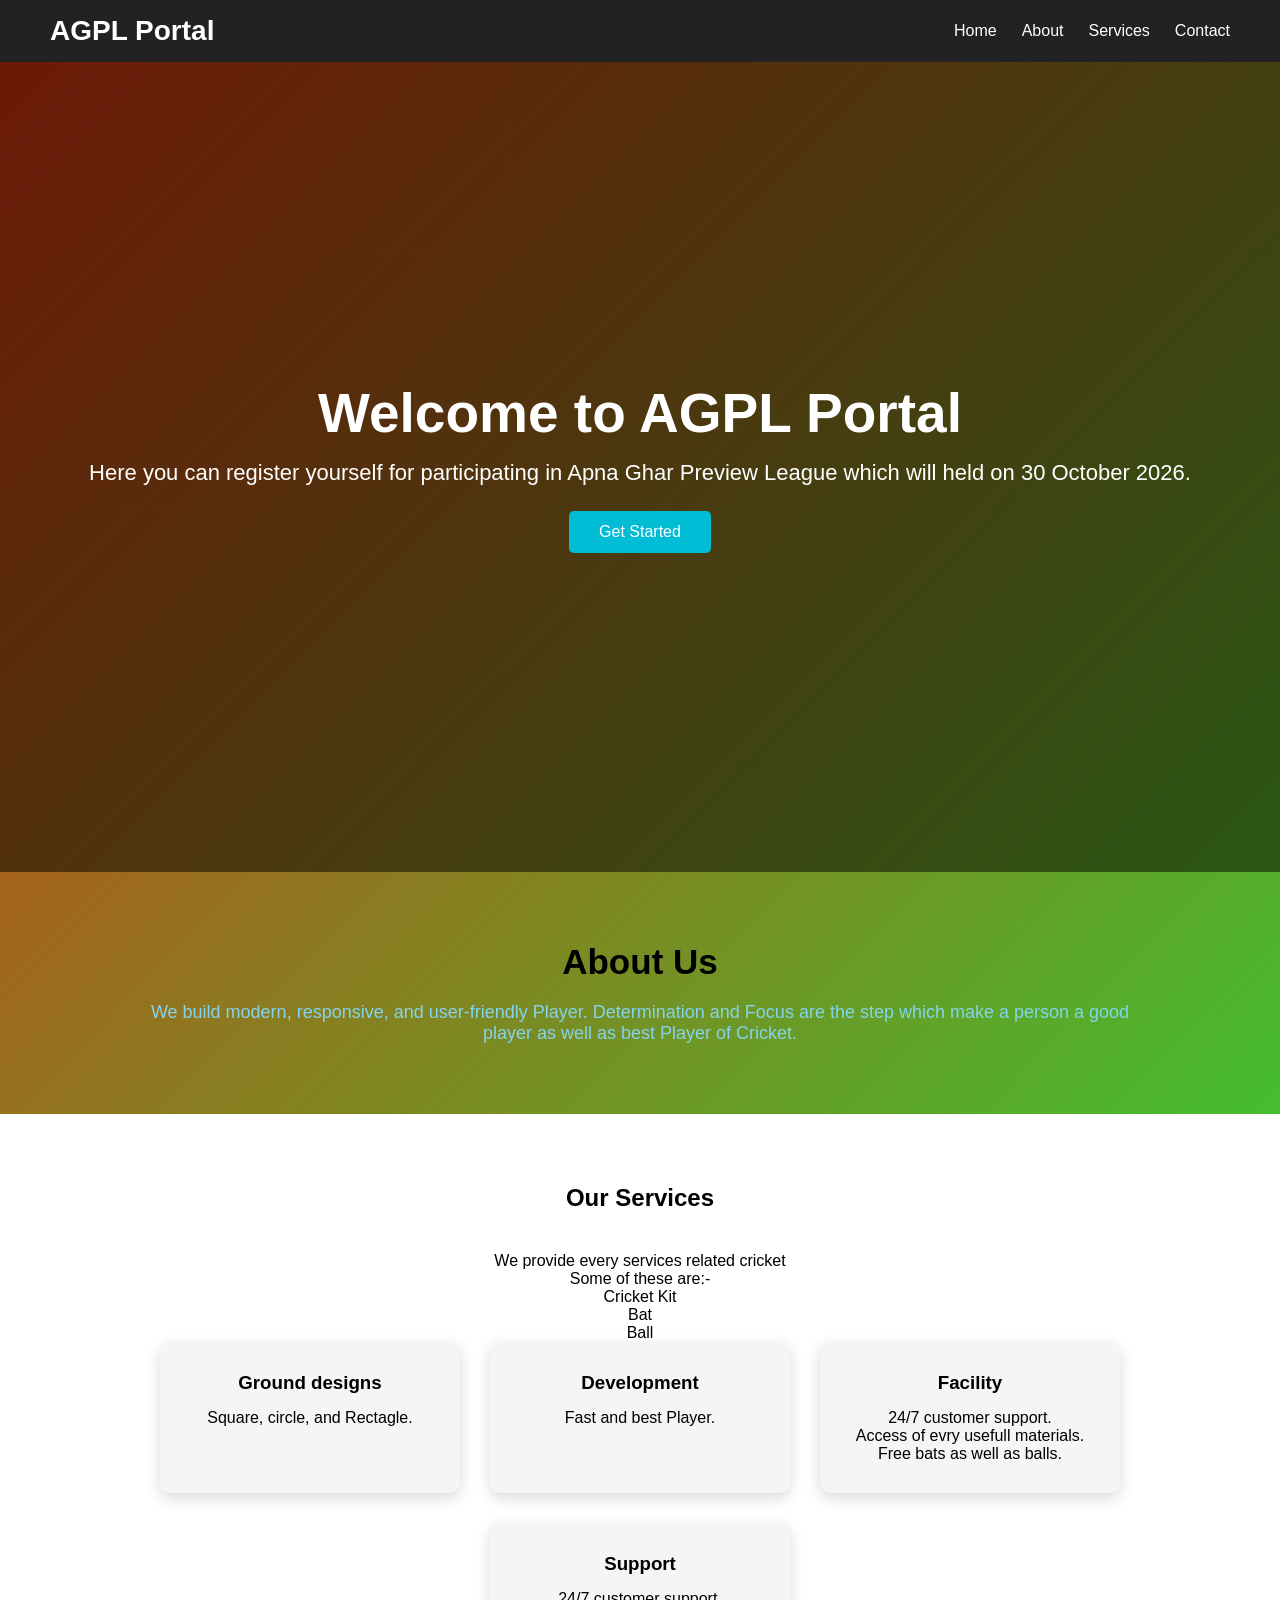
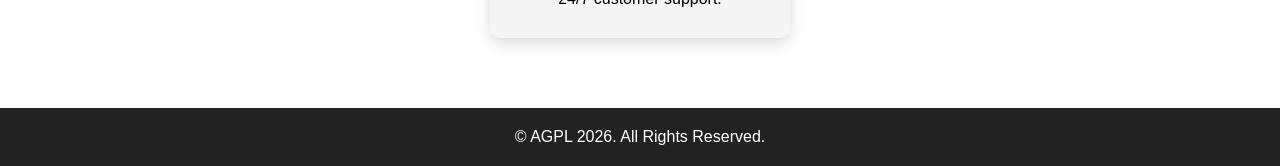
<file: index.html>
<!DOCTYPE html>
<html lang="en">
<head>
    <meta charset="UTF-8">
    <meta name="viewport" content="width=device-width, initial-scale=1.0">
    <title>AGPL Portal</title>
    <link rel="stylesheet" href="style.css">
</head>
<body>

    <!-- Navigation -->
    <header>
        <nav>
            <h2 class="logo">AGPL Portal</h2>
            <ul>
                <li><a href="home.html">Home</a></li>
                <li><a href="#">About</a></li>
                <li><a href="#">Services</a></li>
                <li><a href="#">Contact</a></li>
            </ul>
        </nav>
    </header>

    <!-- Hero Section -->
    <section class="hero">
        <div class="content">
            <h1>Welcome to AGPL Portal</h1>
            <p>Here you can register yourself for participating in Apna Ghar Preview League which will held on 30 October 2026.</p>
            <a href="Getintoit.html" class="btn">Get Started</a>
        </div>
    </section>

    <!-- About -->
    <section class="about">
        <h2>About Us</h2>
        <p>
            We build modern, responsive, and user-friendly Player.
            Determination and Focus are the step which make a person a good player as well as best Player of Cricket.
        </p>
    </section>

    <!-- Services -->
    <section class="services">
        <h2>Our Services</h2>
        <p> We provide every services related cricket </p>
        <p> Some of these are:-</p>
        <p> Cricket Kit</p>
        <p>Bat</p>
        <p>Ball</p>

        <div class="cards">

            <div class="card">
                <h3>Ground designs</h3>
                <p>Square, circle, and Rectagle.</p>
            </div>

            <div class="card">
                <h3>Development</h3>
                <p>Fast and  best Player.</p>
            </div>

            <div class="card">
                <h3>Facility</h3>
                <p>24/7 customer support.</p>
                <p> Access of evry usefull materials.</p>
                <p>Free bats as well as balls.</p>
            </div>
             <div class="card">
                <h3>Support</h3>
                <p>24/7 customer support.</p>
            </div>

        </div>
    </section>

    <!-- Footer -->
    <footer>
        <p>© AGPL 2026. All Rights Reserved.</p>
    </footer>

</body>
</html>
</file>
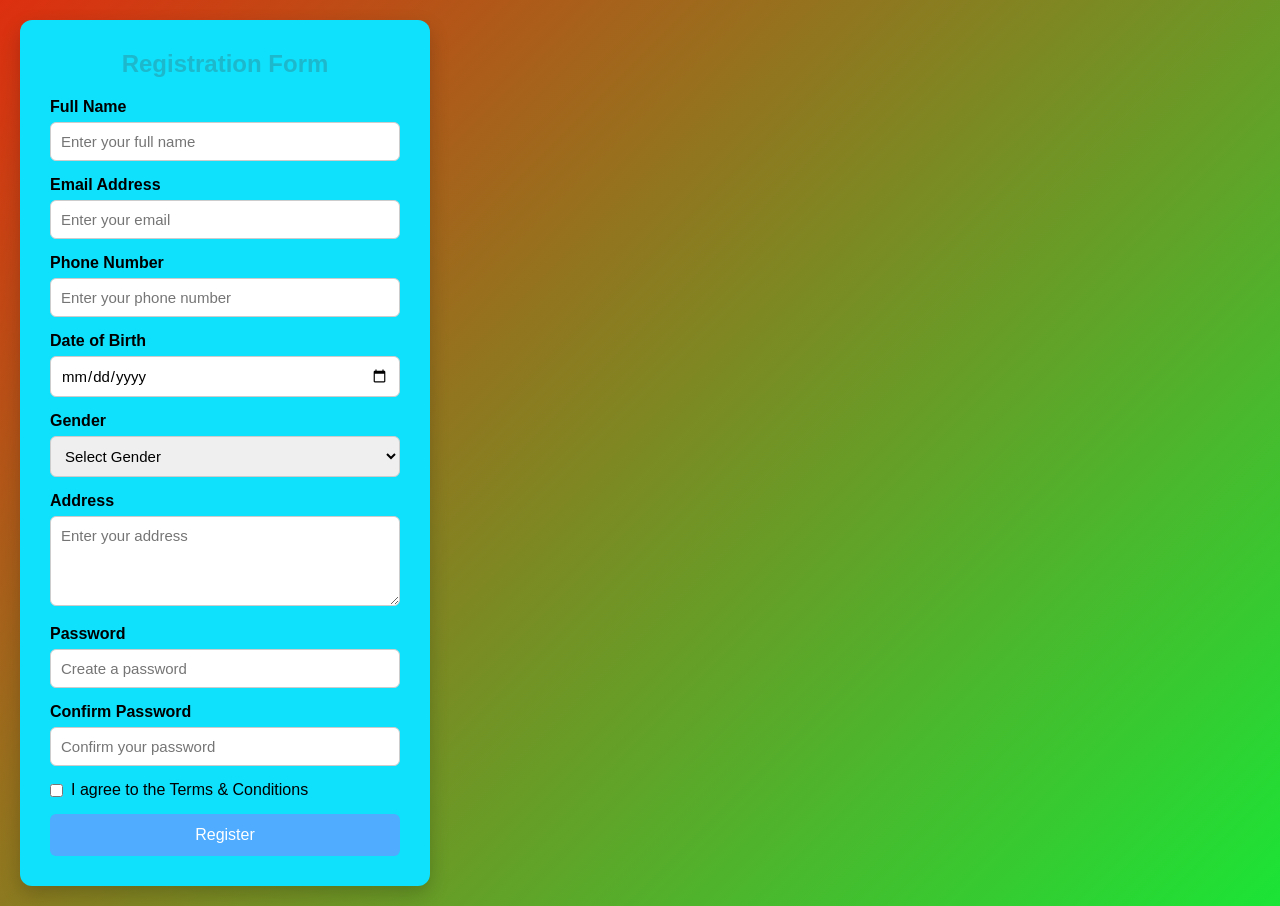
<file: Getintoit.html>
<!DOCTYPE html>
<html lang="en">
<head>
    <meta charset="UTF-8">
    <meta name="viewport" content="width=device-width, initial-scale=1.0">
    <title>Registration Form</title>
    <link rel="stylesheet" href="style.css">
</head>
<body>

<div class="container">
    <form class="registration-form">
        <h2>Registration Form</h2>

        <div class="input-box">
            <label>Full Name</label>
            <input type="text" placeholder="Enter your full name" required>
        </div>

        <div class="input-box">
            <label>Email Address</label>
            <input type="email" placeholder="Enter your email" required>
        </div>

        <div class="input-box">
            <label>Phone Number</label>
            <input type="tel" placeholder="Enter your phone number" required>
        </div>

        <div class="input-box">
            <label>Date of Birth</label>
            <input type="date" required>
        </div>

        <div class="input-box">
            <label>Gender</label>
            <select required>
                <option value="">Select Gender</option>
                <option>Male</option>
                <option>Female</option>
                <option>Other</option>
            </select>
        </div>

        <div class="input-box">
            <label>Address</label>
            <textarea placeholder="Enter your address" rows="4"></textarea>
        </div>

        <div class="input-box">
            <label>Password</label>
            <input type="password" placeholder="Create a password" required>
        </div>

        <div class="input-box">
            <label>Confirm Password</label>
            <input type="password" placeholder="Confirm your password" required>
        </div>

        <div class="checkbox">
            <input type="checkbox" required>
            <span>I agree to the Terms & Conditions</span>
        </div>

        <button type="submit">Register</button>

    </form>
</div>

</body>
</html>
</file>
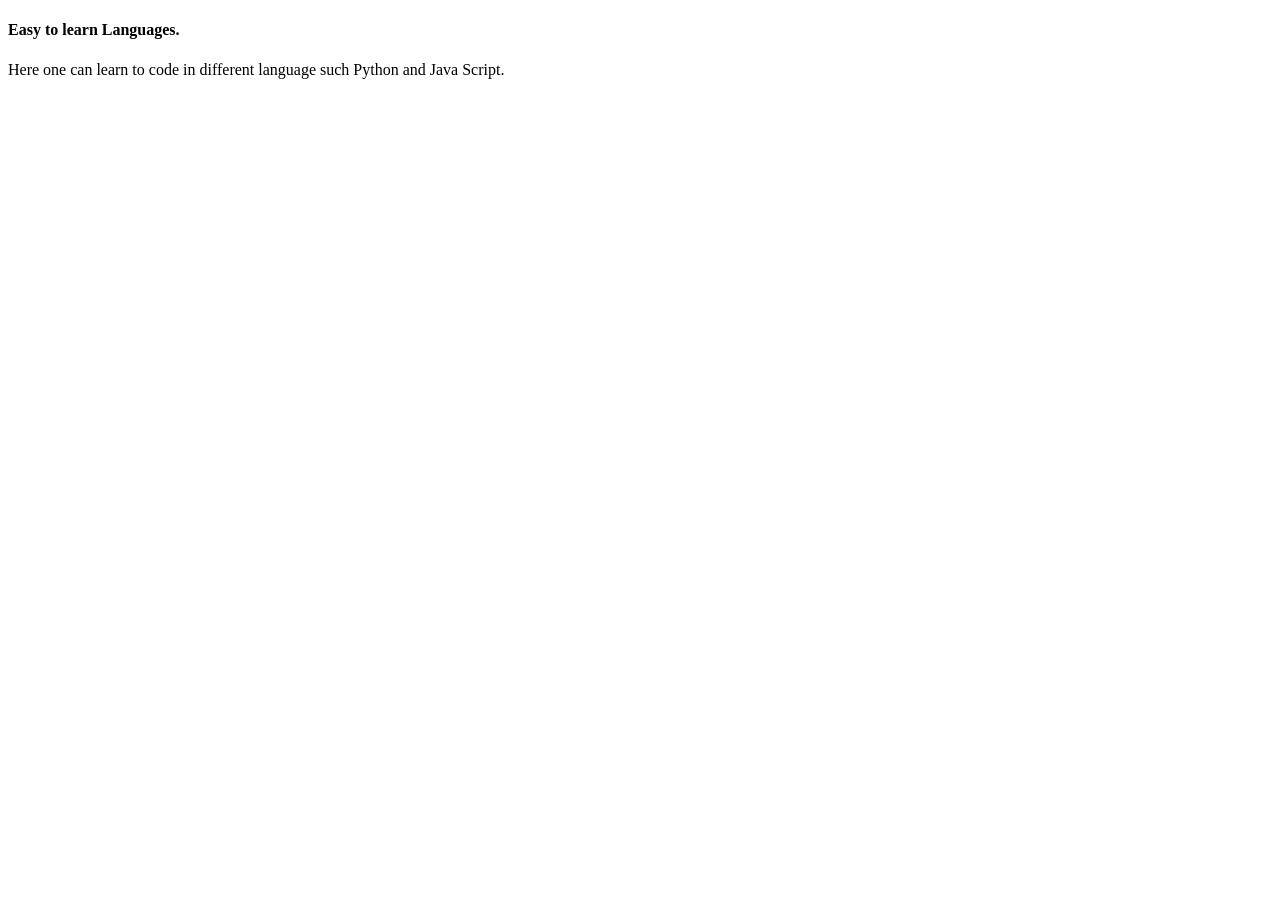
<file: home.html>
<!DOCTYPE html>
<head>
     <h4>Easy to learn Languages.</h4>
    <title> About my Home page
    </title>
</head>
<body>
    <text color: sky blue></text>
    <p> Here one can learn to code in different language such Python and Java Script.</p>
</body>
</html>
</file>
<file: style.css>
*{
    margin:0;
    padding:0;
    box-sizing:border-box;
    font-family:Arial, Helvetica, sans-serif;
}

body{
    background:#f4f4f4;
}

/* Navigation */

header{
    background:#222;
    color:white;
    padding:15px 50px;
}

nav{
    display:flex;
    justify-content:space-between;
    align-items:center;
}

.logo{
    font-size:28px;
}

nav ul{
    list-style:none;
    display:flex;
}

nav ul li{
    margin-left:25px;
}

nav ul li a{
    color:white;
    text-decoration:none;
    transition:.3s;
}

nav ul li a:hover{
    color:#28a3c9;
}

/* Hero */

.hero{
    height:90vh;
    background:linear-gradient(rgba(0,0,0,.5),rgba(0,0,0,.5)),
    url("file:///C:/Users/Asha%20Trust/Downloads/c444454d-56c3-45af-92c1-091a394df539.png");
    background-size:cover;
    background-position:center;

    display:flex;
    justify-content:center;
    align-items:center;
    text-align:center;

    color:white;
}

.hero h1{
    font-size:55px;
    margin-bottom:15px;
}

.hero p{
    font-size:22px;
    margin-bottom:25px;
}

.btn{
    display:inline-block;
    background:#00bcd4;
    color:white;
    padding:12px 30px;
    text-decoration:none;
    border-radius:5px;
    transition:.3s;
}

.btn:hover{
    background:#0097a7;
}

/* About */

.about{
    padding:70px 10%;
    text-align:center;
}

.about h2{
    margin-bottom:20px;
    font-size:35px;
}

.about p{
    font-size:18px;
    color:#84d4ec;
}

/* Services */

.services{
    padding:70px 10%;
    background:white;
    text-align:center;
}

.services h2{
    margin-bottom:40px;
}

.cards{
    display:flex;
    gap:30px;
    justify-content:center;
    flex-wrap:wrap;
}

.card{
    width:300px;
    background:#f5f5f5;
    padding:30px;
    border-radius:10px;
    box-shadow:0 5px 15px rgba(0,0,0,.15);
    transition:.3s;
}

.card:hover{
    transform:translateY(-8px);
}

.card h3{
    margin-bottom:15px;
}

/* Footer */

footer{
    background:#222;
    color:white;
    text-align:center;
    padding:20px;
}

/* Responsive */

@media(max-width:768px){

nav{
    flex-direction:column;
}

nav ul{
    flex-direction:column;
    text-align:center;
    margin-top:15px;
}

nav ul li{
    margin:10px 0;
}

.hero h1{
    font-size:38px;
}

.hero p{
    font-size:18px;
}

}



*{
    margin:0;
    padding:0;
    box-sizing:border-box;
    font-family:Arial, sans-serif;
}

body{
    background:linear-gradient(135deg,#dd2f10,#1be436);
    justify-content:center;
    align-items:center;
    min-height:100vh;
}

.container{
    width:100%;
    max-width:450px;
    padding:20px;
}

.registration-form{
    background:#0fe0fc;
    padding:30px;
    border-radius:12px;
    box-shadow:0 8px 20px rgba(0,0,0,0.2);
}

.registration-form h2{
    text-align:center;
    margin-bottom:20px;
    color:#1eb8cc;
}

.input-box{
    margin-bottom:15px;
}

.input-box label{
    display:block;
    margin-bottom:6px;
    font-weight:bold;
}

.input-box input,
.input-box select,
.input-box textarea{
    width:100%;
    padding:10px;
    border:1px solid #ccc;
    border-radius:6px;
    font-size:15px;
}

.input-box input:focus,
.input-box select:focus,
.input-box textarea:focus{
    border-color:#4facfe;
    outline:none;
}

.checkbox{
    display:flex;
    align-items:center;
    gap:8px;
    margin:15px 0;
}

button{
    width:100%;
    padding:12px;
    background:#4facfe;
    color:white;
    border:none;
    border-radius:6px;
    font-size:16px;
    cursor:pointer;
    transition:0.3s;
}

button:hover{
    background:#70c8f1;
}

head{
    text-align: center; 
    text color: Sky blue;
    background: #2d8cf0

}
</file>
